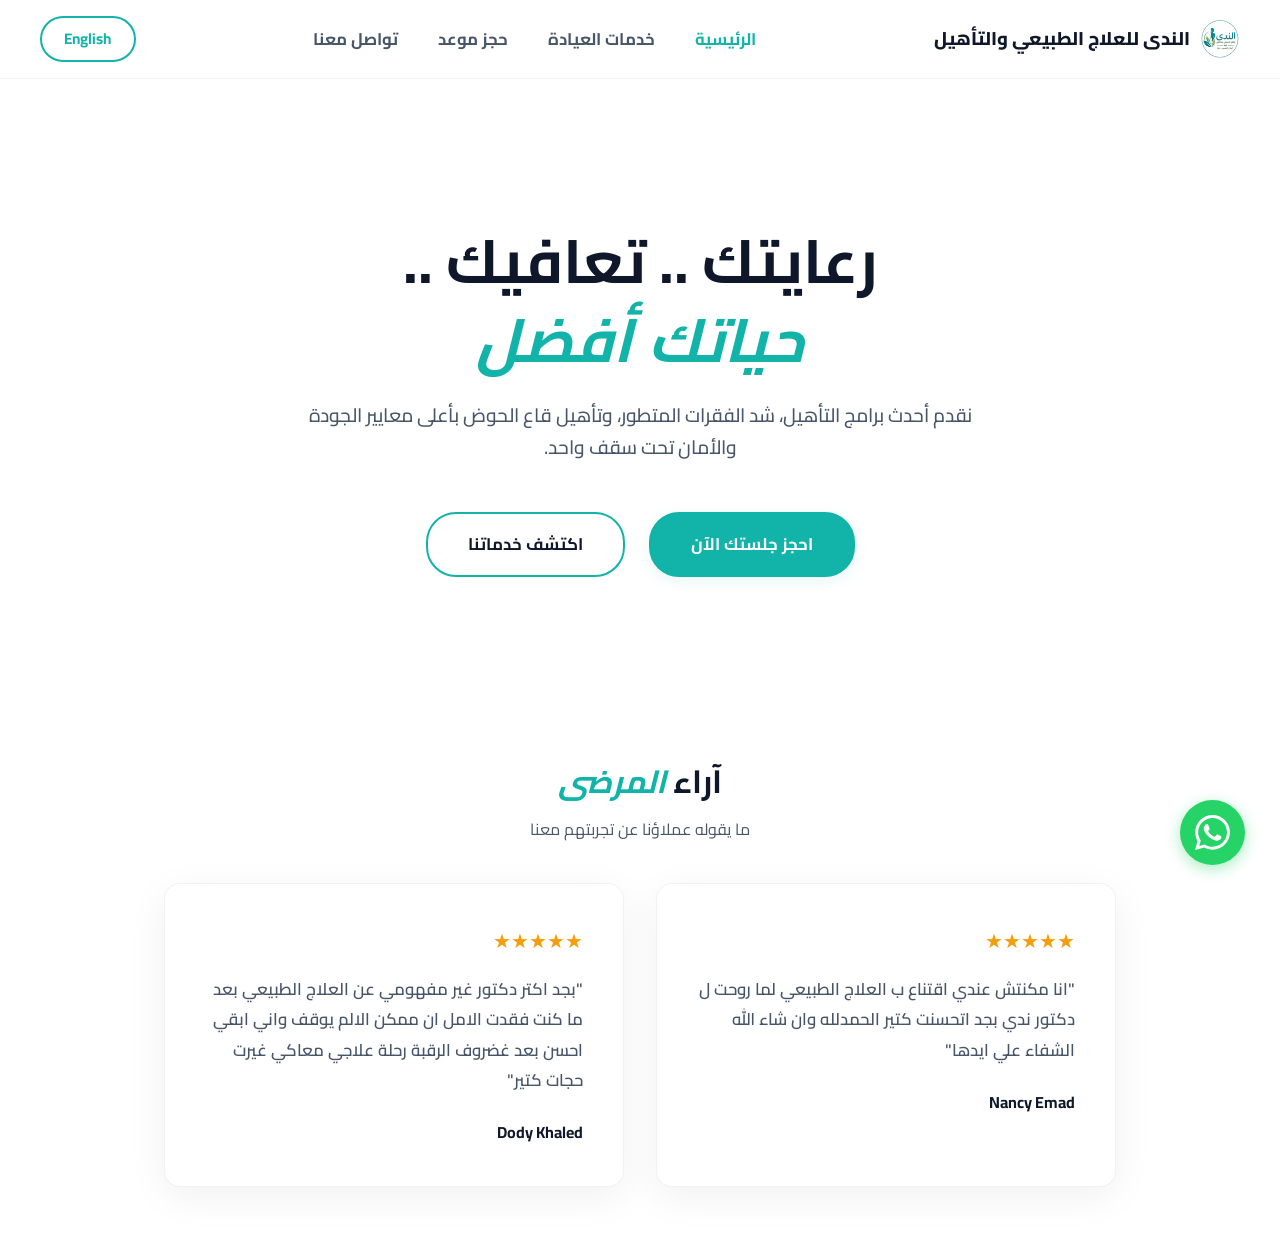
<file: index.html>
<!DOCTYPE html>
<html lang="ar" dir="rtl" translate="no">
<head>
    <meta charset="UTF-8">
    <meta name="viewport" content="width=device-width, initial-scale=1.0">
    <meta name="google" content="notranslate">
    <title data-ar="الندى للعلاج الطبيعي والتأهيل" data-en="Al-Nada Physical Therapy">الندى للعلاج الطبيعي والتأهيل</title>
    <link rel="stylesheet" href="style.css">
    <link href="https://fonts.googleapis.com/css2?family=Cairo:wght@400;600;700;800&family=Playfair+Display:ital,wght@0,600;0,700;1,600&display=swap" rel="stylesheet">
</head>
<body>
    <header class="navbar">
        <div class="nav-container">
            <a href="index.html" class="logo">
                <img src="logo.jpeg" alt="Al-Nada Logo" class="logo-img">
                <span data-ar="الندى للعلاج الطبيعي والتأهيل" data-en="Al-Nada Physical Therapy">الندى للعلاج الطبيعي والتأهيل</span>
            </a>
            <nav class="nav-links">
                <a href="index.html" class="active" data-ar="الرئيسية" data-en="Home">الرئيسية</a>
                <a href="services.html" data-ar="خدمات العيادة" data-en="Clinic Services">خدمات العيادة</a>
                <a href="booking.html" data-ar="حجز موعد" data-en="Reserve">حجز موعد</a>
                <a href="contact.html" data-ar="تواصل معنا" data-en="Visit Us">تواصل معنا</a>
            </nav>
            <button id="langToggle" class="lang-btn">English</button>
        </div>
    </header>

    <main>
        <!-- Hero Section -->
        <section class="hero animate-up">
            <h1 class="hero-title">
                <span data-ar="رعايتك .. تعافيك .." data-en="Your Care .. Your Recovery ..">رعايتك .. تعافيك ..</span>
                <span class="accent-text" data-ar="حياتك أفضل" data-en="A Better Life">حياتك أفضل</span>
            </h1>
            <p class="hero-subtitle" data-ar="نقدم أحدث برامج التأهيل، شد الفقرات المتطور، وتأهيل قاع الحوض بأعلى معايير الجودة والأمان تحت سقف واحد." data-en="Providing the latest rehabilitation programs, advanced spinal traction, and pelvic floor rehab with the highest standards of safety.">
                نقدم أحدث برامج التأهيل، شد الفقرات المتطور، وتأهيل قاع الحوض بأعلى معايير الجودة والأمان تحت سقف واحد.
            </p>
            <div class="hero-btns">
                <a href="booking.html" class="btn-primary" data-ar="احجز جلستك الآن" data-en="Book Your Session">احجز جلستك الآن</a>
                <a href="services.html" class="btn-secondary" data-ar="اكتشف خدماتنا" data-en="Explore Services">اكتشف خدماتنا</a>
            </div>
        </section>

        <!-- Reviews Section -->
        <section class="reviews-section animate-up" style="max-width: 1000px; margin: 4rem auto; padding: 0 1.5rem;">
            <div class="section-header" style="text-align: center; margin-bottom: 2.5rem;">
                <h2 style="font-size: 2rem; font-family: 'Playfair Display', serif;">
                    <span data-ar="آراء" data-en="Patient">آراء</span> 
                    <span class="accent-text" data-ar="المرضى" data-en="Reviews">المرضى</span>
                </h2>
                <p style="color: var(--text-secondary); margin-top: 0.5rem;" data-ar="ما يقوله عملاؤنا عن تجربتهم معنا" data-en="What our clients say about their experience with us">ما يقوله عملاؤنا عن تجربتهم معنا</p>
            </div>
            
            <div class="reviews-grid" style="display: grid; grid-template-columns: repeat(auto-fit, minmax(300px, 1fr)); gap: 2rem;">
                
                <div class="service-card" style="padding: 2.5rem; border-radius: 16px; background: #fff; box-shadow: var(--shadow-soft);">
                    <div style="color: #f59e0b; font-size: 1.25rem; margin-bottom: 1rem;">★★★★★</div>
                    <p style="color: var(--text-secondary); font-weight: 600; line-height: 1.8; margin-bottom: 1.5rem;" data-ar="&quot;انا مكنتش عندي اقتناع ب العلاج الطبيعي لما روحت ل دكتور ندي بجد اتحسنت كتير الحمدلله وان شاء الله الشفاء علي ايدها&quot;" data-en="&quot;I wasn't convinced by physical therapy until I visited Dr. Nada. I really improved so much, thank God, and recovery is in her hands.&quot;">
                        "انا مكنتش عندي اقتناع ب العلاج الطبيعي لما روحت ل دكتور ندي بجد اتحسنت كتير الحمدلله وان شاء الله الشفاء علي ايدها"
                    </p>
                    <h4 style="font-weight: 700; color: var(--text-main);">Nancy Emad</h4>
                </div>

                <div class="service-card" style="padding: 2.5rem; border-radius: 16px; background: #fff; box-shadow: var(--shadow-soft);">
                    <div style="color: #f59e0b; font-size: 1.25rem; margin-bottom: 1rem;">★★★★★</div>
                    <p style="color: var(--text-secondary); font-weight: 600; line-height: 1.8; margin-bottom: 1.5rem;" data-ar="&quot;بجد اكتر دكتور غير مفهومي عن العلاج الطبيعي بعد ما كنت فقدت الامل ان ممكن الالم يوقف واني ابقي احسن بعد غضروف الرقبة رحلة علاجي معاكي غيرت حجات كتير&quot;" data-en="&quot;She really changed my entire view on physical therapy. After losing hope that the pain would stop and I'd improve following a cervical disc herniation, my treatment journey with you changed so much.&quot;">
                        "بجد اكتر دكتور غير مفهومي عن العلاج الطبيعي بعد ما كنت فقدت الامل ان ممكن الالم يوقف واني ابقي احسن بعد غضروف الرقبة رحلة علاجي معاكي غيرت حجات كتير"
                    </p>
                    <h4 style="font-weight: 700; color: var(--text-main);">Dody Khaled</h4>
                </div>

            </div>
        </section>
    </main>

    <!-- Floating WhatsApp Button -->
    <a href="https://wa.me/201500818332" target="_blank" class="float-whatsapp pulse" aria-label="WhatsApp">
        <svg class="whatsapp-icon" fill="#FFF" viewBox="0 0 24 24"><path d="M.057 24l1.687-6.163c-1.041-1.804-1.588-3.849-1.587-5.946.003-6.556 5.338-11.891 11.893-11.891 3.181.001 6.167 1.24 8.413 3.488 2.245 2.248 3.481 5.236 3.48 8.414-.003 6.557-5.338 11.892-11.893 11.892-1.99-.001-3.951-.5-5.688-1.448l-6.305 1.654zm6.597-3.807c1.676.995 3.276 1.591 5.392 1.592 5.448 0 9.886-4.434 9.889-9.885.002-5.462-4.415-9.89-9.881-9.892-5.452 0-9.887 4.434-9.889 9.884-.001 2.225.651 3.891 1.746 5.634l-.999 3.648 3.742-.981zm11.387-5.464c-.074-.124-.272-.198-.57-.347-.297-.149-1.758-.868-2.031-.967-.272-.099-.47-.149-.669.149-.198.297-.768.967-.941 1.165-.173.198-.347.223-.644.074-.297-.149-1.255-.462-2.39-1.475-.883-.788-1.48-1.761-1.653-2.059-.173-.297-.018-.458.13-.606.134-.133.297-.347.446-.521.151-.172.2-.296.3-.495.099-.198.05-.372-.025-.521-.075-.148-.669-1.611-.916-2.206-.242-.579-.487-.501-.669-.51l-.57-.01c-.198 0-.52.074-.792.372s-1.04 1.016-1.04 2.479 1.065 2.876 1.213 3.074c.149.198 2.095 3.2 5.076 4.487.709.306 1.263.489 1.694.626.712.226 1.36.194 1.872.118.571-.085 1.758-.719 2.006-1.413.248-.695.248-1.29.173-1.414z"/></svg>
    </a>

    <script src="script.js"></script>
</body>
</html>
</file>
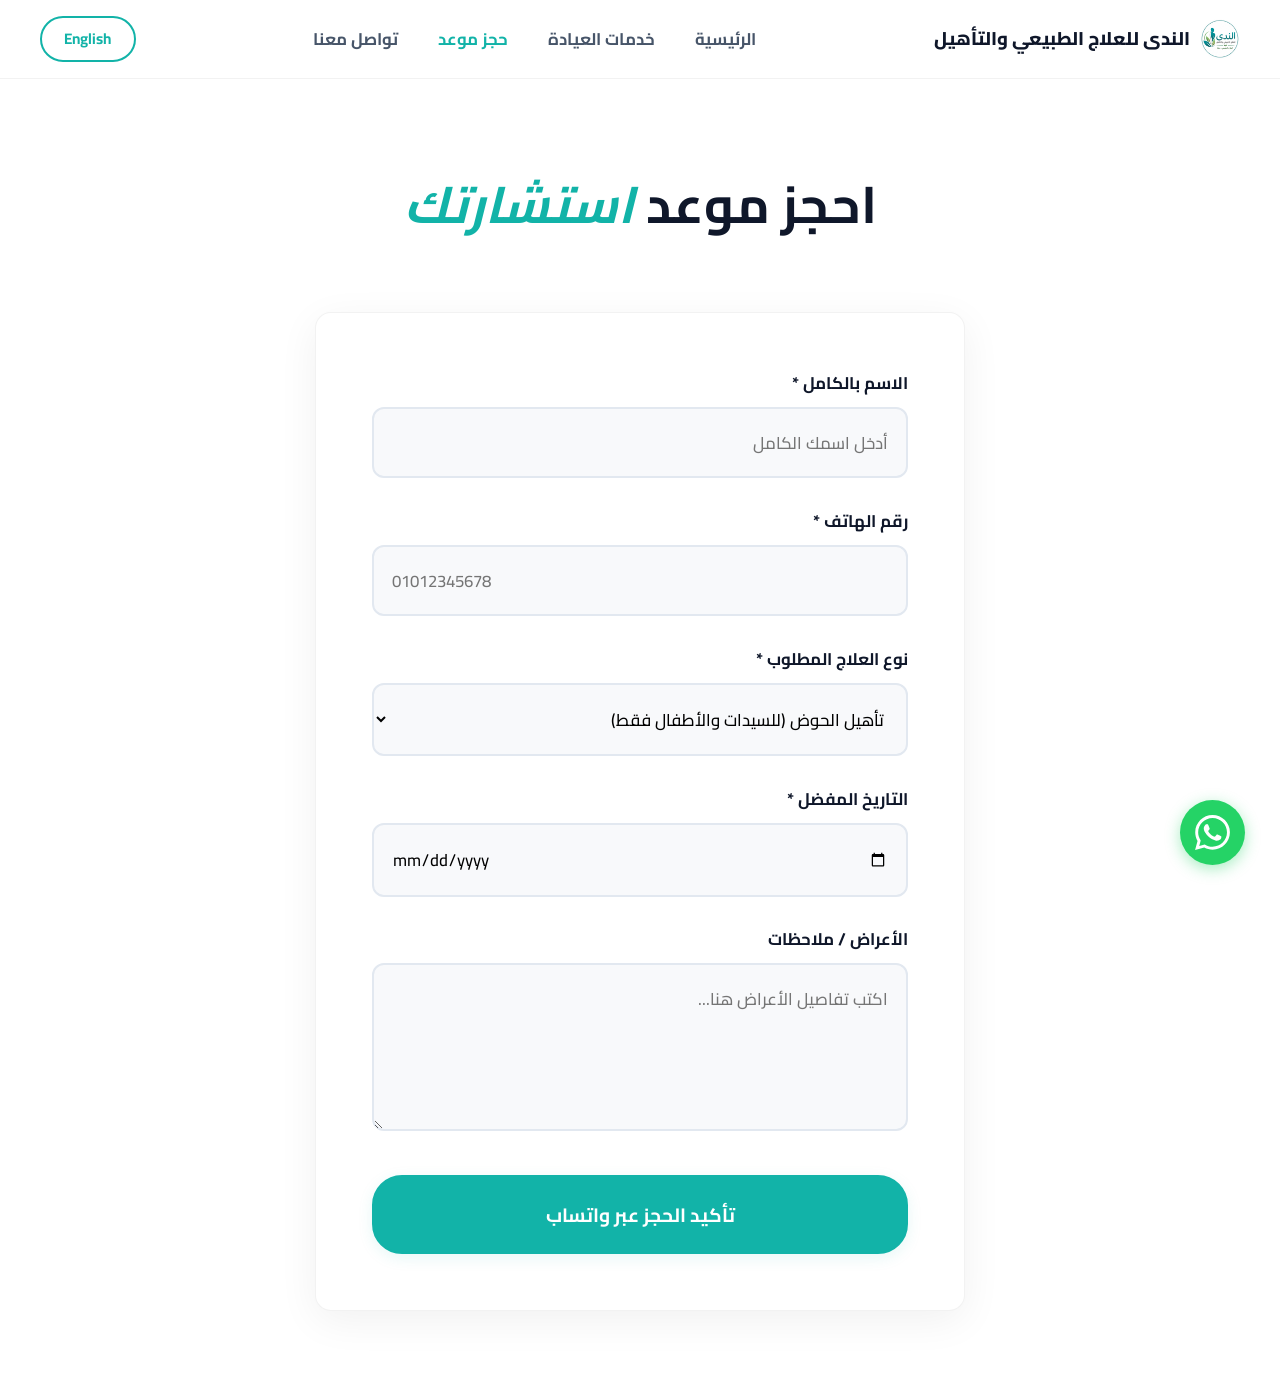
<file: booking.html>
<!DOCTYPE html>
<html lang="ar" dir="rtl" translate="no">
<head>
    <meta charset="UTF-8">
    <meta name="viewport" content="width=device-width, initial-scale=1.0">
    <title data-ar="حجز موعد | الندى" data-en="Reserve | Al-Nada">حجز موعد | الندى</title>
    <link rel="stylesheet" href="style.css">
    <link href="https://fonts.googleapis.com/css2?family=Cairo:wght@400;600;700;800&family=Playfair+Display:ital,wght@0,600;0,700;1,600&display=swap" rel="stylesheet">
</head>
<body>
    <header class="navbar">
        <div class="nav-container">
            <a href="index.html" class="logo">
                <img src="logo.jpeg" alt="Al-Nada Logo" class="logo-img">
                <span data-ar="الندى للعلاج الطبيعي والتأهيل" data-en="Al-Nada Physical Therapy">الندى للعلاج الطبيعي والتأهيل</span>
            </a>
            <nav class="nav-links">
                <a href="index.html" data-ar="الرئيسية" data-en="Home">الرئيسية</a>
                <a href="services.html" data-ar="خدمات العيادة" data-en="Clinic Services">خدمات العيادة</a>
                <a href="booking.html" class="active" data-ar="حجز موعد" data-en="Reserve">حجز موعد</a>
                <a href="contact.html" data-ar="تواصل معنا" data-en="Visit Us">تواصل معنا</a>
            </nav>
            <button id="langToggle" class="lang-btn">English</button>
        </div>
    </header>

    <main class="page-container">
        <div class="page-header animate-up">
            <h1>
                <span data-ar="احجز موعد" data-en="Reserve Your">احجز موعد</span>
                <strong class="accent-text" data-ar="استشارتك" data-en="Appointment">استشارتك</strong>
            </h1>
        </div>

        <div class="booking-wrapper animate-up">
            <form id="bookingForm" class="booking-form">
                <div class="form-group">
                    <label data-ar="الاسم بالكامل *" data-en="Full Name *">الاسم بالكامل *</label>
                    <input type="text" id="fullName" required placeholder="أدخل اسمك الكامل" data-placeholder-ar="أدخل اسمك الكامل" data-placeholder-en="Enter your full name">
                </div>
                
                <div class="form-group">
                    <label data-ar="رقم الهاتف *" data-en="Phone Number *">رقم الهاتف *</label>
                    <input type="tel" id="phone" required placeholder="01012345678" data-placeholder-ar="01012345678" data-placeholder-en="01012345678">
                </div>
                
                <div class="form-group">
                    <label data-ar="نوع العلاج المطلوب *" data-en="Required Treatment *">نوع العلاج المطلوب *</label>
                    <select id="treatment" required>
                        <option value="pelvic" data-ar="تأهيل الحوض (للسيدات والأطفال فقط)" data-en="Pelvic Floor Rehab (Women & Children)">تأهيل الحوض (للسيدات والأطفال فقط)</option>
                        <option value="traction" data-ar="شد الفقرات المتطور (Spinal Traction)" data-en="Advanced Spinal Traction">شد الفقرات المتطور (Spinal Traction)</option>
                        <option value="laser" data-ar="الليزر العلاجي" data-en="Laser Therapy">الليزر العلاجي</option>
                        <option value="ortho" data-ar="علاج العظام والمفاصل" data-en="Orthopedic & Joint Rehab">علاج العظام والمفاصل</option>
                        <option value="manual" data-ar="العلاج اليدوي" data-en="Manual Therapy">العلاج اليدوي</option>
                        <option value="cupping" data-ar="حجامة وريكافري ومساج" data-en="Cupping, Recovery & Massage">حجامة وريكافري ومساج</option>
                    </select>
                </div>
                
                <div class="form-group">
                    <label data-ar="التاريخ المفضل *" data-en="Preferred Date *">التاريخ المفضل *</label>
                    <input type="date" id="date" required>
                </div>
                
                <div class="form-group">
                    <label data-ar="الأعراض / ملاحظات" data-en="Symptoms / Notes">الأعراض / ملاحظات</label>
                    <textarea id="notes" rows="4" placeholder="اكتب تفاصيل الأعراض هنا..." data-placeholder-ar="اكتب تفاصيل الأعراض هنا..." data-placeholder-en="Write symptom details here..."></textarea>
                </div>
                
                <button type="submit" class="btn-primary form-submit-btn" data-ar="تأكيد الحجز عبر واتساب" data-en="Confirm via WhatsApp">تأكيد الحجز عبر واتساب</button>
            </form>
        </div>
    </main>

    <!-- Floating WhatsApp Button -->
    <a href="https://wa.me/201500818332" target="_blank" class="float-whatsapp pulse" aria-label="WhatsApp">
        <svg class="whatsapp-icon" fill="#FFF" viewBox="0 0 24 24"><path d="M.057 24l1.687-6.163c-1.041-1.804-1.588-3.849-1.587-5.946.003-6.556 5.338-11.891 11.893-11.891 3.181.001 6.167 1.24 8.413 3.488 2.245 2.248 3.481 5.236 3.48 8.414-.003 6.557-5.338 11.892-11.893 11.892-1.99-.001-3.951-.5-5.688-1.448l-6.305 1.654zm6.597-3.807c1.676.995 3.276 1.591 5.392 1.592 5.448 0 9.886-4.434 9.889-9.885.002-5.462-4.415-9.89-9.881-9.892-5.452 0-9.887 4.434-9.889 9.884-.001 2.225.651 3.891 1.746 5.634l-.999 3.648 3.742-.981zm11.387-5.464c-.074-.124-.272-.198-.57-.347-.297-.149-1.758-.868-2.031-.967-.272-.099-.47-.149-.669.149-.198.297-.768.967-.941 1.165-.173.198-.347.223-.644.074-.297-.149-1.255-.462-2.39-1.475-.883-.788-1.48-1.761-1.653-2.059-.173-.297-.018-.458.13-.606.134-.133.297-.347.446-.521.151-.172.2-.296.3-.495.099-.198.05-.372-.025-.521-.075-.148-.669-1.611-.916-2.206-.242-.579-.487-.501-.669-.51l-.57-.01c-.198 0-.52.074-.792.372s-1.04 1.016-1.04 2.479 1.065 2.876 1.213 3.074c.149.198 2.095 3.2 5.076 4.487.709.306 1.263.489 1.694.626.712.226 1.36.194 1.872.118.571-.085 1.758-.719 2.006-1.413.248-.695.248-1.29.173-1.414z"/></svg>
    </a>

    <script src="script.js"></script>
</body>
</html>
</file>
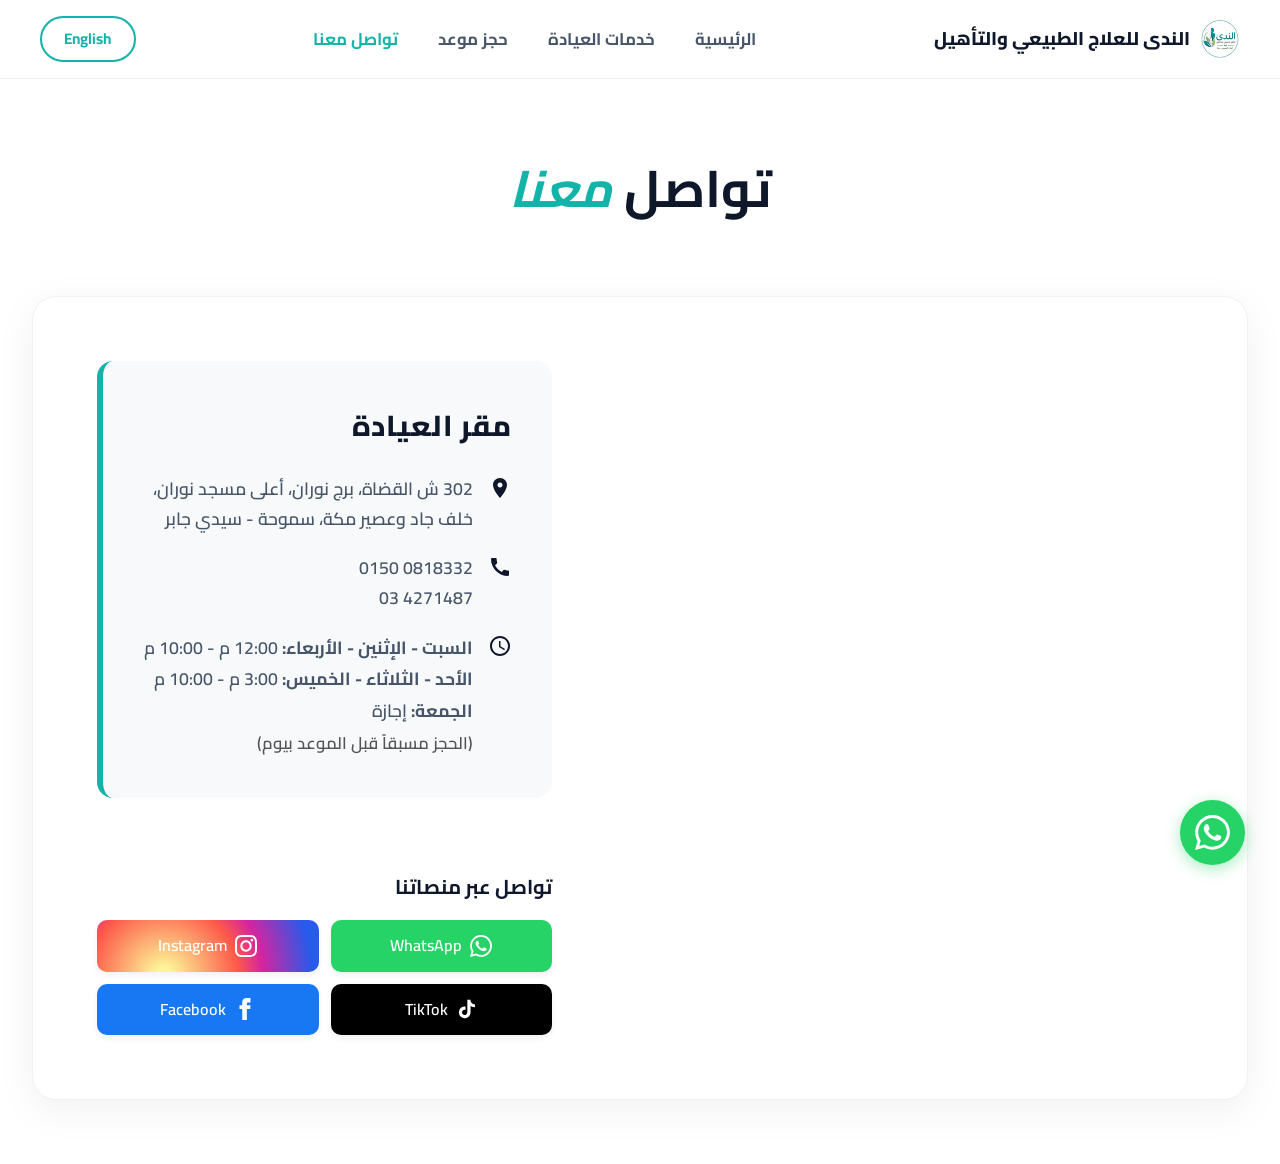
<file: contact.html>
<!DOCTYPE html>
<html lang="ar" dir="rtl" translate="no">
<head>
    <meta charset="UTF-8">
    <meta name="viewport" content="width=device-width, initial-scale=1.0">
    <title data-ar="تواصل معنا | الندى" data-en="Contact Us | Al-Nada">تواصل معنا | الندى</title>
    <link rel="stylesheet" href="style.css">
    <link href="https://fonts.googleapis.com/css2?family=Cairo:wght@400;600;700;800&family=Playfair+Display:ital,wght@0,600;0,700;1,600&display=swap" rel="stylesheet">
</head>
<body>
    <header class="navbar">
        <div class="nav-container">
            <a href="index.html" class="logo">
                <img src="logo.jpeg" alt="Al-Nada Logo" class="logo-img">
                <span data-ar="الندى للعلاج الطبيعي والتأهيل" data-en="Al-Nada Physical Therapy">الندى للعلاج الطبيعي والتأهيل</span>
            </a>
            <nav class="nav-links">
                <a href="index.html" data-ar="الرئيسية" data-en="Home">الرئيسية</a>
                <a href="services.html" data-ar="خدمات العيادة" data-en="Clinic Services">خدمات العيادة</a>
                <a href="booking.html" data-ar="حجز موعد" data-en="Reserve">حجز موعد</a>
                <a href="contact.html" class="active" data-ar="تواصل معنا" data-en="Visit Us">تواصل معنا</a>
            </nav>
            <button id="langToggle" class="lang-btn">English</button>
        </div>
    </header>

    <main class="contact-main">
        <div class="page-header animate-up">
            <h1>
                <span data-ar="تواصل" data-en="Get in">تواصل</span>
                <strong class="accent-text" data-ar="معنا" data-en="Touch">معنا</strong>
            </h1>
        </div>

        <div class="contact-layout animate-up">
            <div class="map-box">
                <iframe src="https://www.google.com/maps/embed?pb=!1m18!1m12!1m3!1d3412.5936733273397!2d29.9430137!3d31.2181741!2m3!1f0!2f0!3f0!3m2!1i1024!2i768!4f13.1!3m3!1m2!1s0x14f5c4900a0b633b%3A0x6a0a037bdf3bb3a1!2z2KfZhNmG2K_ZiSDZhNmE2LnZhNin2Kwg2KfZhNi32KjZitmY2Yog2YjYp9mE2KrYo9mH2YrZhA!5e0!3m2!1sen!2seg!4v1714496253456!5m2!1sen!2seg" width="100%" height="100%" style="border:0;" allowfullscreen="" loading="lazy"></iframe>
            </div>

            <div class="contact-info-side">
                <div class="hq-card">
                    <h2 class="hq-title" data-ar="مقر العيادة" data-en="Clinic HQ">مقر العيادة</h2>
                    <ul class="hq-list">
                        <li>
                            <svg viewBox="0 0 24 24" fill="currentColor"><path d="M12 2C8.13 2 5 5.13 5 9c0 5.25 7 13 7 13s7-7.75 7-13c0-3.87-3.13-7-7-7zm0 9.5c-1.38 0-2.5-1.12-2.5-2.5s1.12-2.5 2.5-2.5 2.5 1.12 2.5 2.5-1.12 2.5-2.5 2.5z"/></svg>
                            <span data-ar="302 ش القضاة، برج نوران، أعلى مسجد نوران، خلف جاد وعصير مكة، سموحة - سيدي جابر" data-en="302 Al Qodah St, Nouran Tower, Smouha - Sidi Gaber, Alexandria">302 ش القضاة، برج نوران، أعلى مسجد نوران، خلف جاد وعصير مكة، سموحة - سيدي جابر</span>
                        </li>
                        <li>
                            <svg viewBox="0 0 24 24" fill="currentColor"><path d="M20.01 15.38c-1.23 0-2.42-.2-3.53-.56-.35-.12-.74-.03-1.01.24l-1.57 1.97c-2.83-1.35-5.48-3.9-6.89-6.83l1.95-1.66c.27-.28.35-.67.24-1.02-.37-1.11-.56-2.3-.56-3.53 0-.54-.45-.99-.99-.99H4.19C3.65 3 3 3.24 3 3.99 3 13.28 10.73 21 20.01 21c.71 0 .99-.63.99-1.18v-3.45c0-.54-.45-.99-.99-.99z"/></svg>
                            <span dir="ltr"><a href="tel:01500818332" style="color:inherit; text-decoration:none;">0150 0818332</a> <br> <a href="tel:034271487" style="color:inherit; text-decoration:none;">03 4271487</a></span>
                        </li>
                        <li>
                            <svg viewBox="0 0 24 24" fill="currentColor"><path d="M11.99 2C6.47 2 2 6.48 2 12s4.47 10 9.99 10C17.52 22 22 17.52 22 12S17.52 2 11.99 2zM12 20c-4.42 0-8-3.58-8-8s3.58-8 8-8 8 3.58 8 8-3.58 8-8 8zm.5-13H11v6l5.25 3.15.75-1.23-4.5-2.67z"/></svg>
                            <span style="display:block; line-height: 1.8;">
                                <strong data-ar="السبت - الإثنين - الأربعاء:" data-en="Sat - Mon - Wed:">السبت - الإثنين - الأربعاء:</strong> 12:00 م - 10:00 م <br>
                                <strong data-ar="الأحد - الثلاثاء - الخميس:" data-en="Sun - Tue - Thu:">الأحد - الثلاثاء - الخميس:</strong> 3:00 م - 10:00 م <br>
                                <strong data-ar="الجمعة:" data-en="Friday:">الجمعة:</strong> <span data-ar="إجازة" data-en="Closed">إجازة</span> <br>
                                <span style="font-size: 0.95em; color: #555; font-weight: 600;" data-ar="(الحجز مسبقاً قبل الموعد بيوم)" data-en="(Booking required one day in advance)">(الحجز مسبقاً قبل الموعد بيوم)</span>
                            </span>
                        </li>
                    </ul>
                </div>

                <div style="margin-top: 1.5rem;">
                    <h3 style="font-size: 1.25rem; font-weight: 700; margin-bottom: 1rem; color: var(--text-primary);" data-ar="تواصل عبر منصاتنا" data-en="Tap to Connect">تواصل عبر منصاتنا</h3>
                    <div style="display: grid; grid-template-columns: repeat(2, 1fr); gap: 12px;">
                        
                        <a href="https://wa.me/201500818332" target="_blank" rel="noopener noreferrer" style="display: flex; align-items: center; justify-content: center; gap: 8px; padding: 12px; background: #25D366; color: white; border-radius: 10px; text-decoration: none; font-weight: 600; box-shadow: 0 4px 6px rgba(0,0,0,0.05);">
                            <svg width="22" height="22" fill="currentColor" viewBox="0 0 24 24"><path d="M.057 24l1.687-6.163c-1.041-1.804-1.588-3.849-1.587-5.946.003-6.556 5.338-11.891 11.893-11.891 3.181.001 6.167 1.24 8.413 3.488 2.245 2.248 3.481 5.236 3.48 8.414-.003 6.557-5.338 11.892-11.893 11.892-1.99-.001-3.951-.5-5.688-1.448l-6.305 1.654zm6.597-3.807c1.676.995 3.276 1.591 5.392 1.592 5.448 0 9.886-4.434 9.889-9.885.002-5.462-4.415-9.89-9.881-9.892-5.452 0-9.887 4.434-9.889 9.884-.001 2.225.651 3.891 1.746 5.634l-.999 3.648 3.742-.981zm11.387-5.464c-.074-.124-.272-.198-.57-.347-.297-.149-1.758-.868-2.031-.967-.272-.099-.47-.149-.669.149-.198.297-.768.967-.941 1.165-.173.198-.347.223-.644.074-.297-.149-1.255-.462-2.39-1.475-.883-.788-1.48-1.761-1.653-2.059-.173-.297-.018-.458.13-.606.134-.133.297-.347.446-.521.151-.172.2-.296.3-.495.099-.198.05-.372-.025-.521-.075-.148-.669-1.611-.916-2.206-.242-.579-.487-.501-.669-.51l-.57-.01c-.198 0-.52.074-.792.372s-1.04 1.016-1.04 2.479 1.065 2.876 1.213 3.074c.149.198 2.095 3.2 5.076 4.487.709.306 1.263.489 1.694.626.712.226 1.36.194 1.872.118.571-.085 1.758-.719 2.006-1.413.248-.695.248-1.29.173-1.414z"/></svg>
                            <span>WhatsApp</span>
                        </a>

                        <a href="https://www.instagram.com/alnada_physio_rehab?utm_source=qr" target="_blank" rel="noopener noreferrer" style="display: flex; align-items: center; justify-content: center; gap: 8px; padding: 12px; background: radial-gradient(circle at 30% 107%, #fdf497 0%, #fdf497 5%, #fd5949 45%, #d6249f 60%, #285AEB 90%); color: white; border-radius: 10px; text-decoration: none; font-weight: 600; box-shadow: 0 4px 6px rgba(0,0,0,0.05);">
                            <svg width="22" height="22" fill="currentColor" viewBox="0 0 24 24"><path d="M12 2.163c3.204 0 3.584.012 4.85.07 3.252.148 4.771 1.691 4.919 4.919.058 1.265.069 1.645.069 4.849 0 3.205-.012 3.584-.069 4.849-.149 3.225-1.664 4.771-4.919 4.919-1.266.058-1.644.07-4.85.07-3.204 0-3.584-.012-4.849-.07-3.26-.149-4.771-1.699-4.919-4.92-.058-1.265-.07-1.644-.07-4.849 0-3.204.013-3.583.07-4.849.149-3.227 1.664-4.771 4.919-4.919 1.266-.057 1.645-.069 4.849-.069zm0-2.163c-3.259 0-3.667.014-4.947.072-4.358.2-6.78 2.618-6.98 6.98-.059 1.281-.073 1.689-.073 4.948 0 3.259.014 3.668.072 4.948.2 4.358 2.618 6.78 6.98 6.98 1.281.058 1.689.072 4.948.072 3.259 0 3.668-.014 4.948-.072 4.354-.2 6.782-2.618 6.979-6.98.059-1.28.073-1.689.073-4.948 0-3.259-.014-3.667-.072-4.947-.196-4.354-2.617-6.78-6.979-6.98-1.281-.059-1.69-.073-4.949-.073zm0 5.838c-3.403 0-6.162 2.759-6.162 6.162s2.759 6.163 6.162 6.163 6.162-2.759 6.162-6.163c0-3.403-2.759-6.162-6.162-6.162zm0 10.162c-2.209 0-4-1.79-4-4 0-2.209 1.791-4 4-4s4 1.791 4 4c0 2.21-1.791 4-4 4zm6.406-11.845c-.796 0-1.441.645-1.441 1.44s.645 1.44 1.441 1.44c.795 0 1.439-.645 1.439-1.44s-.644-1.44-1.439-1.44z"/></svg>
                            <span>Instagram</span>
                        </a>

                        <a href="https://www.tiktok.com/@user272166834?_r=1&_t=ZS-99TrDUtPVrQ" target="_blank" rel="noopener noreferrer" style="display: flex; align-items: center; justify-content: center; gap: 8px; padding: 12px; background: #000000; color: white; border-radius: 10px; text-decoration: none; font-weight: 600; box-shadow: 0 4px 6px rgba(0,0,0,0.05);">
                            <svg width="22" height="22" fill="currentColor" viewBox="0 0 24 24"><path d="M19.59 6.69a4.83 4.83 0 0 1-3.77-4.25V2h-3.45v13.67a2.89 2.89 0 0 1-5.2 1.74 2.89 2.89 0 0 1 2.31-4.64 2.93 2.93 0 0 1 .88.13V9.4a6.84 6.84 0 0 0-1-.05A6.33 6.33 0 0 0 5 20.1a6.34 6.34 0 0 0 10.86-4.43v-7a8.16 8.16 0 0 0 4.77 1.52v-3.4a4.85 4.85 0 0 1-1-.1z"/></svg>
                            <span>TikTok</span>
                        </a>

                        <a href="https://www.facebook.com/share/19MAKJ32fG/" target="_blank" rel="noopener noreferrer" style="display: flex; align-items: center; justify-content: center; gap: 8px; padding: 12px; background: #1877F2; color: white; border-radius: 10px; text-decoration: none; font-weight: 600; box-shadow: 0 4px 6px rgba(0,0,0,0.05);">
                            <svg width="22" height="22" fill="currentColor" viewBox="0 0 24 24"><path d="M9 8H6v4h3v12h5V12h3.642L18 8h-4V6.333C14 5.37 14.5 5 15.5 5H18V0h-3.808C10.592 0 9 1.592 9 4.75V8z"/></svg>
                            <span>Facebook</span>
                        </a>

                    </div>
                </div>

            </div>
        </div>
    </main>

    <a href="https://wa.me/201500818332" target="_blank" rel="noopener noreferrer" class="float-whatsapp pulse" aria-label="WhatsApp">
        <svg class="whatsapp-icon" fill="#FFF" viewBox="0 0 24 24"><path d="M.057 24l1.687-6.163c-1.041-1.804-1.588-3.849-1.587-5.946.003-6.556 5.338-11.891 11.893-11.891 3.181.001 6.167 1.24 8.413 3.488 2.245 2.248 3.481 5.236 3.48 8.414-.003 6.557-5.338 11.892-11.893 11.892-1.99-.001-3.951-.5-5.688-1.448l-6.305 1.654zm6.597-3.807c1.676.995 3.276 1.591 5.392 1.592 5.448 0 9.886-4.434 9.889-9.885.002-5.462-4.415-9.89-9.881-9.892-5.452 0-9.887 4.434-9.889 9.884-.001 2.225.651 3.891 1.746 5.634l-.999 3.648 3.742-.981zm11.387-5.464c-.074-.124-.272-.198-.57-.347-.297-.149-1.758-.868-2.031-.967-.272-.099-.47-.149-.669.149-.198.297-.768.967-.941 1.165-.173.198-.347.223-.644.074-.297-.149-1.255-.462-2.39-1.475-.883-.788-1.48-1.761-1.653-2.059-.173-.297-.018-.458.13-.606.134-.133.297-.347.446-.521.151-.172.2-.296.3-.495.099-.198.05-.372-.025-.521-.075-.148-.669-1.611-.916-2.206-.242-.579-.487-.501-.669-.51l-.57-.01c-.198 0-.52.074-.792.372s-1.04 1.016-1.04 2.479 1.065 2.876 1.213 3.074c.149.198 2.095 3.2 5.076 4.487.709.306 1.263.489 1.694.626.712.226 1.36.194 1.872.118.571-.085 1.758-.719 2.006-1.413.248-.695.248-1.29.173-1.414z"/></svg>
    </a>

<script src="script.js"></script>
</body>
</html>
</file>
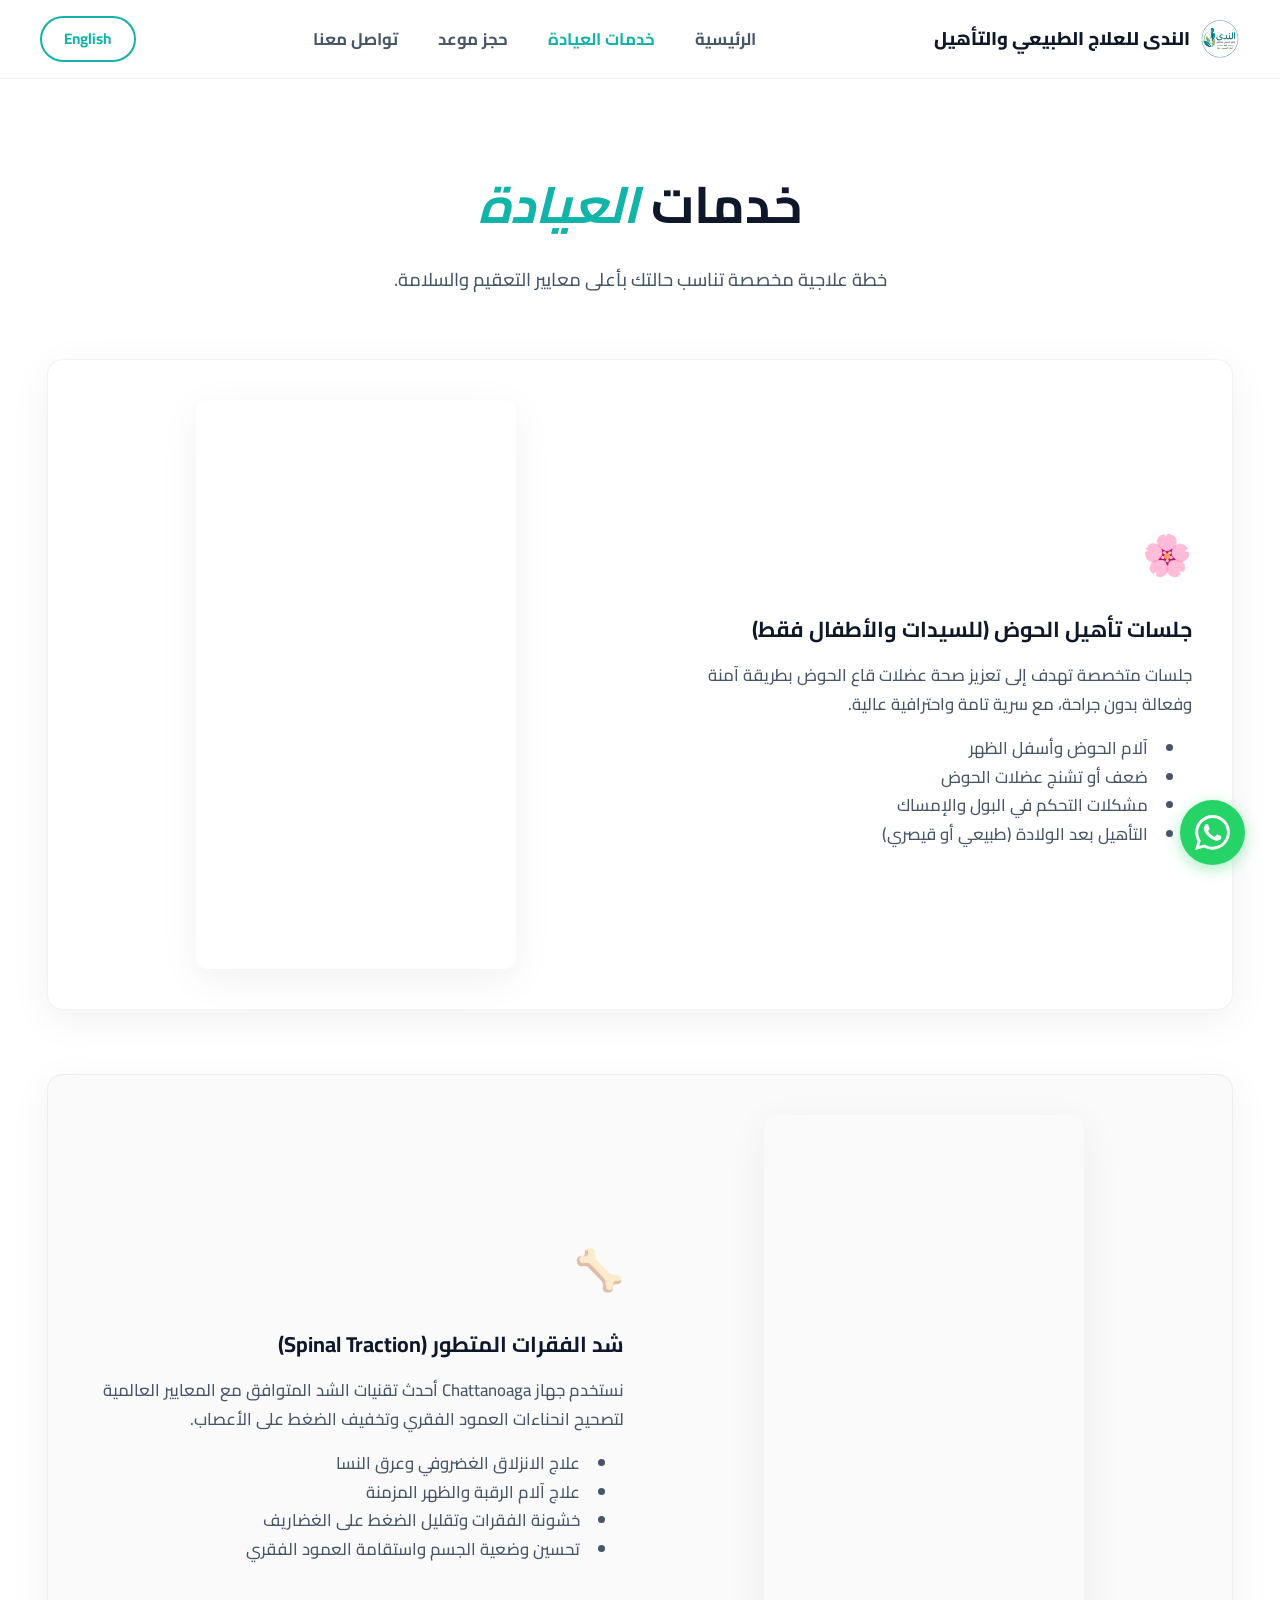
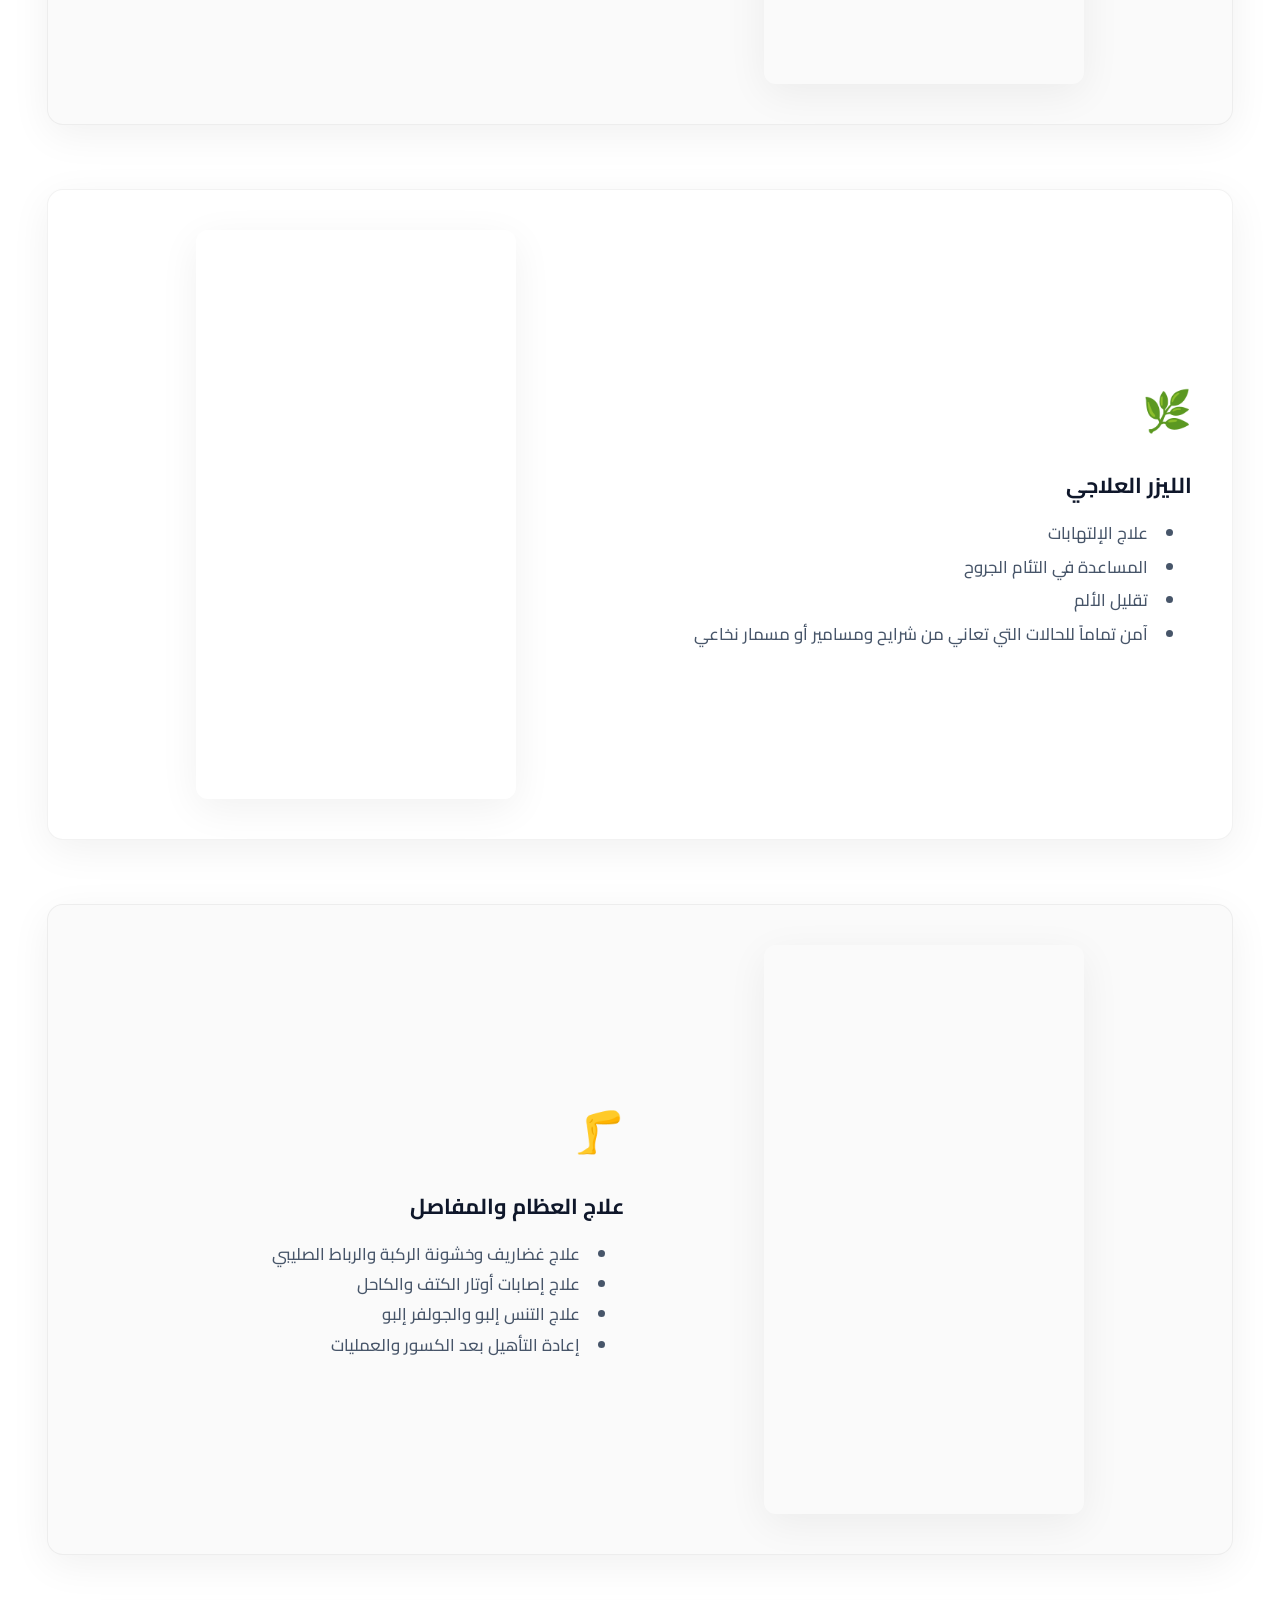
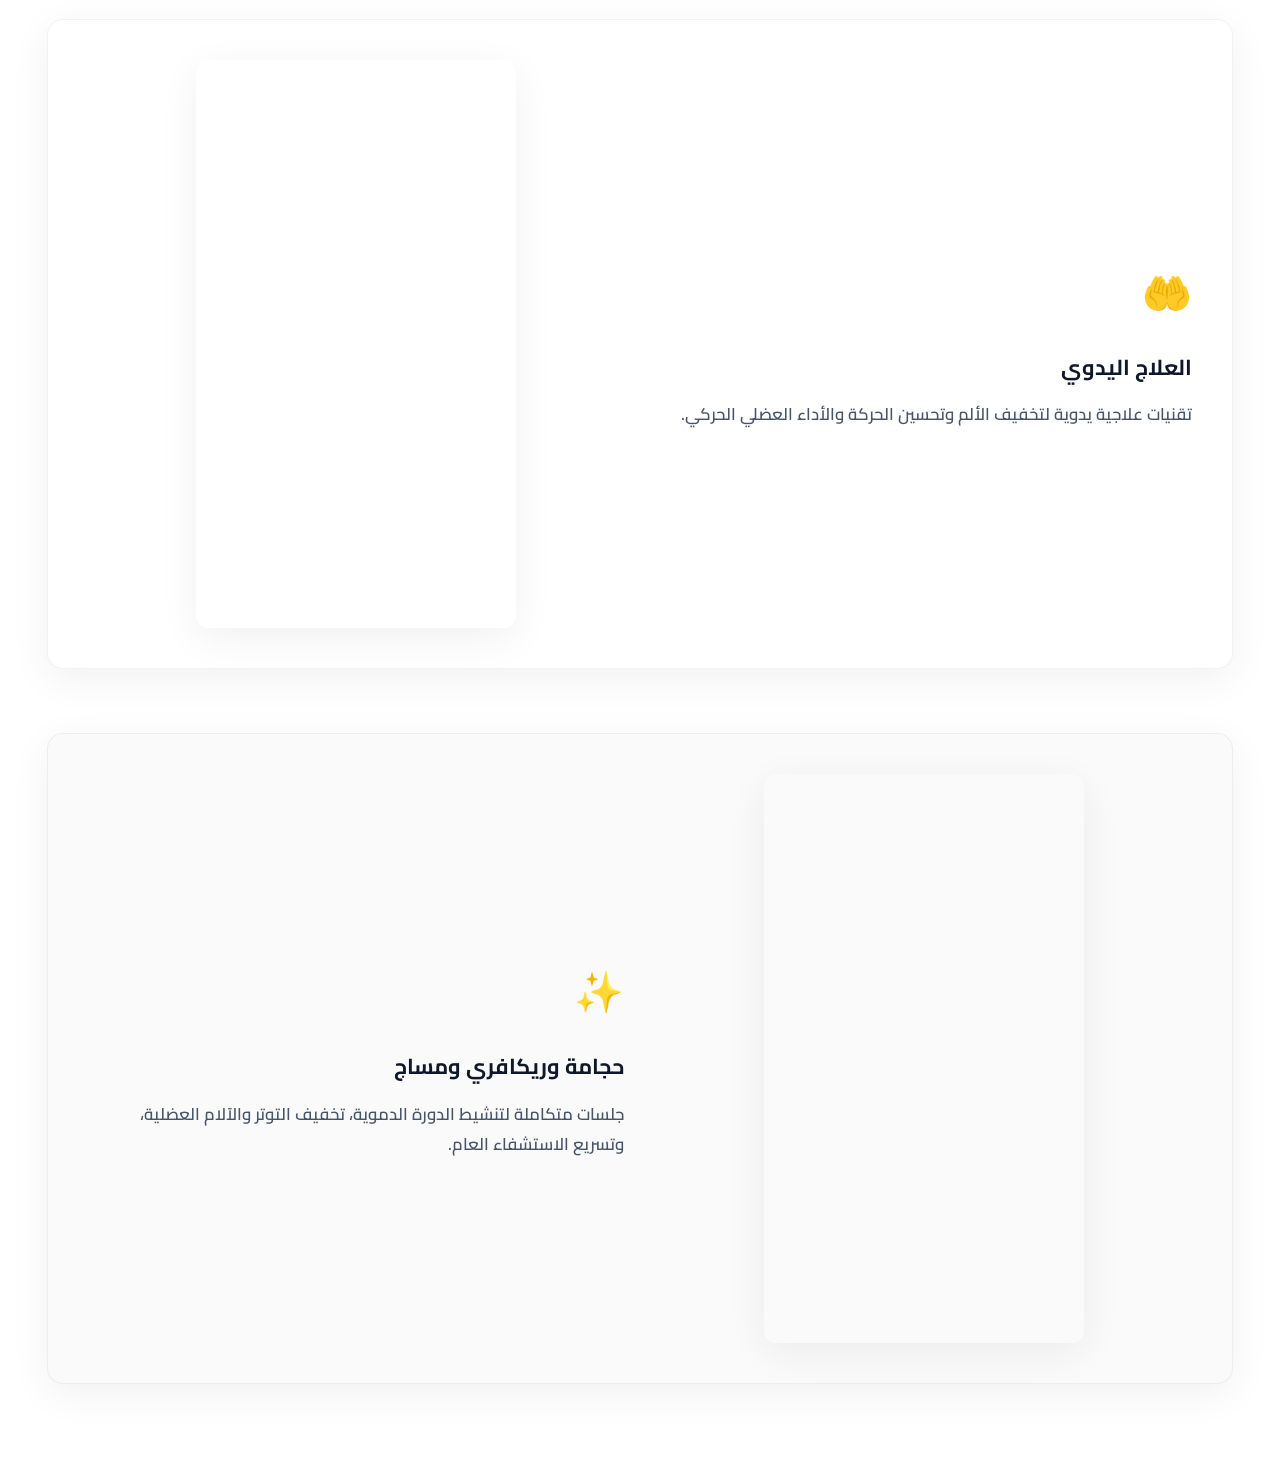
<file: services.html>
<!DOCTYPE html>
<html lang="ar" dir="rtl" translate="no">
<head>
    <meta charset="UTF-8">
    <meta name="viewport" content="width=device-width, initial-scale=1.0">
    <title data-ar="خدمات العيادة | الندى" data-en="Services | Al-Nada">خدمات العيادة | الندى</title>
    <link rel="stylesheet" href="style.css">
    <link href="https://fonts.googleapis.com/css2?family=Cairo:wght@400;600;700;800&family=Playfair+Display:ital,wght@0,600;0,700;1,600&display=swap" rel="stylesheet">
</head>
<body>
    <header class="navbar">
        <div class="nav-container">
            <a href="index.html" class="logo">
                <img src="logo.jpeg" alt="Al-Nada Logo" class="logo-img">
                <span data-ar="الندى للعلاج الطبيعي والتأهيل" data-en="Al-Nada Physical Therapy">الندى للعلاج الطبيعي والتأهيل</span>
            </a>
            <nav class="nav-links">
                <a href="index.html" data-ar="الرئيسية" data-en="Home">الرئيسية</a>
                <a href="services.html" class="active" data-ar="خدمات العيادة" data-en="Clinic Services">خدمات العيادة</a>
                <a href="booking.html" data-ar="حجز موعد" data-en="Reserve">حجز موعد</a>
                <a href="contact.html" data-ar="تواصل معنا" data-en="Visit Us">تواصل معنا</a>
            </nav>
            <button id="langToggle" class="lang-btn">English</button>
        </div>
    </header>

    <main class="page-container">
        <div class="page-header animate-up">
            <h1>
                <span data-ar="خدمات" data-en="Clinic">خدمات</span>
                <strong class="accent-text" data-ar="العيادة" data-en="Services">العيادة</strong>
            </h1>
            <p data-ar="خطة علاجية مخصصة تناسب حالتك بأعلى معايير التعقيم والسلامة." data-en="A customized treatment plan tailored to your condition with the highest safety standards.">خطة علاجية مخصصة تناسب حالتك بأعلى معايير التعقيم والسلامة.</p>
        </div>

        <div class="video-services-container" style="display: flex; flex-direction: column; gap: 4rem; margin-bottom: 5rem;">
            
            <!-- 1. Pelvic Floor Rehab -->
            <div class="service-card animate-up" style="display: flex; flex-wrap: wrap; gap: 2rem; align-items: center; padding: 2.5rem; border-radius: 16px;">
                <div style="flex: 1; min-width: 300px;">
                    <div class="service-icon" style="font-size: 2.5rem;">🌸</div>
                    <h3 data-ar="جلسات تأهيل الحوض (للسيدات والأطفال فقط)" data-en="Pelvic Floor Rehab (Women & Children)">جلسات تأهيل الحوض (للسيدات والأطفال فقط)</h3>
                    <p data-ar="جلسات متخصصة تهدف إلى تعزيز صحة عضلات قاع الحوض بطريقة آمنة وفعالة بدون جراحة، مع سرية تامة واحترافية عالية." data-en="Specialized sessions aimed at enhancing pelvic floor muscle health safely and effectively without surgery, with complete confidentiality.">جلسات متخصصة تهدف إلى تعزيز صحة عضلات قاع الحوض بطريقة آمنة وفعالة بدون جراحة، مع سرية تامة واحترافية عالية.</p>
                    <ul style="margin-top: 1rem; list-style-position: inside; color: var(--text-secondary); font-weight: 600;">
                        <li data-ar="آلام الحوض وأسفل الظهر" data-en="Pelvic & lower back pain">آلام الحوض وأسفل الظهر</li>
                        <li data-ar="ضعف أو تشنج عضلات الحوض" data-en="Pelvic muscle weakness/spasms">ضعف أو تشنج عضلات الحوض</li>
                        <li data-ar="مشكلات التحكم في البول والإمساك" data-en="Urinary incontinence & Constipation">مشكلات التحكم في البول والإمساك</li>
                        <li data-ar="التأهيل بعد الولادة (طبيعي أو قيصري)" data-en="Post-natal rehab (Natural/C-Section)">التأهيل بعد الولادة (طبيعي أو قيصري)</li>
                    </ul>
                </div>
                <div style="flex: 1; min-width: 300px; display: flex; justify-content: center;">
                    <iframe src="https://www.instagram.com/reel/Dc5zxjeOGf7/embed" width="320" height="540" frameborder="0" scrolling="no" allowtransparency="true" style="border-radius: 12px; box-shadow: var(--shadow-soft);"></iframe>
                </div>
            </div>

            <!-- 2. Spinal Traction -->
            <div class="service-card animate-up" style="display: flex; flex-wrap: wrap-reverse; gap: 2rem; align-items: center; padding: 2.5rem; border-radius: 16px; background: #fafafa;">
                <div style="flex: 1; min-width: 300px; display: flex; justify-content: center;">
                    <iframe src="https://www.instagram.com/reel/DZjtDZwuOVP/embed" width="320" height="540" frameborder="0" scrolling="no" allowtransparency="true" style="border-radius: 12px; box-shadow: var(--shadow-soft);"></iframe>
                </div>
                <div style="flex: 1; min-width: 300px;">
                    <div class="service-icon" style="font-size: 2.5rem;">🦴</div>
                    <h3 data-ar="شد الفقرات المتطور (Spinal Traction)" data-en="Advanced Spinal Traction">شد الفقرات المتطور (Spinal Traction)</h3>
                    <p data-ar="نستخدم جهاز Chattanoaga أحدث تقنيات الشد المتوافق مع المعايير العالمية لتصحيح انحناءات العمود الفقري وتخفيف الضغط على الأعصاب." data-en="Using the Chattanooga device, the latest global standard in traction to correct spine curves and relieve nerve pressure.">نستخدم جهاز Chattanoaga أحدث تقنيات الشد المتوافق مع المعايير العالمية لتصحيح انحناءات العمود الفقري وتخفيف الضغط على الأعصاب.</p>
                    <ul style="margin-top: 1rem; list-style-position: inside; color: var(--text-secondary); font-weight: 600;">
                        <li data-ar="علاج الانزلاق الغضروفي وعرق النسا" data-en="Herniated disc & Sciatica treatment">علاج الانزلاق الغضروفي وعرق النسا</li>
                        <li data-ar="علاج آلام الرقبة والظهر المزمنة" data-en="Chronic neck & back pain">علاج آلام الرقبة والظهر المزمنة</li>
                        <li data-ar="خشونة الفقرات وتقليل الضغط على الغضاريف" data-en="Spinal osteoarthritis & reducing cartilage pressure">خشونة الفقرات وتقليل الضغط على الغضاريف</li>
                        <li data-ar="تحسين وضعية الجسم واستقامة العمود الفقري" data-en="Improving posture and spine alignment">تحسين وضعية الجسم واستقامة العمود الفقري</li>
                    </ul>
                </div>
            </div>

            <!-- 3. Laser Therapy -->
            <div class="service-card animate-up" style="display: flex; flex-wrap: wrap; gap: 2rem; align-items: center; padding: 2.5rem; border-radius: 16px;">
                <div style="flex: 1; min-width: 300px;">
                    <div class="service-icon" style="font-size: 2.5rem;">🌿</div>
                    <h3 data-ar="الليزر العلاجي" data-en="Laser Therapy">الليزر العلاجي</h3>
                    <ul style="margin-top: 1rem; list-style-position: inside; color: var(--text-secondary); font-weight: 600; line-height: 2;">
                        <li data-ar="علاج الإلتهابات" data-en="Treatment of inflammation">علاج الإلتهابات</li>
                        <li data-ar="المساعدة في التئام الجروح" data-en="Assisting in wound healing">المساعدة في التئام الجروح</li>
                        <li data-ar="تقليل الألم" data-en="Reducing pain">تقليل الألم</li>
                        <li data-ar="آمن تماماً للحالات التي تعاني من شرايح ومسامير أو مسمار نخاعي" data-en="Safe for cases with metal plates, screws, or intramedullary nails">آمن تماماً للحالات التي تعاني من شرايح ومسامير أو مسمار نخاعي</li>
                    </ul>
                </div>
                <div style="flex: 1; min-width: 300px; display: flex; justify-content: center;">
                    <iframe src="https://www.instagram.com/reel/DcbONdnO9Nl/embed" width="320" height="540" frameborder="0" scrolling="no" allowtransparency="true" style="border-radius: 12px; box-shadow: var(--shadow-soft);"></iframe>
                </div>
            </div>

            <!-- 4. Orthopedics -->
            <div class="service-card animate-up" style="display: flex; flex-wrap: wrap-reverse; gap: 2rem; align-items: center; padding: 2.5rem; border-radius: 16px; background: #fafafa;">
                <div style="flex: 1; min-width: 300px; display: flex; justify-content: center;">
                    <iframe src="https://www.instagram.com/reel/DadDz2GMOY1/embed" width="320" height="540" frameborder="0" scrolling="no" allowtransparency="true" style="border-radius: 12px; box-shadow: var(--shadow-soft);"></iframe>
                </div>
                <div style="flex: 1; min-width: 300px;">
                    <div class="service-icon" style="font-size: 2.5rem;">🦵</div>
                    <h3 data-ar="علاج العظام والمفاصل" data-en="Orthopedic & Joint Rehab">علاج العظام والمفاصل</h3>
                    <ul style="margin-top: 1rem; list-style-position: inside; color: var(--text-secondary); font-weight: 600; line-height: 1.8;">
                        <li data-ar="علاج غضاريف وخشونة الركبة والرباط الصليبي" data-en="Knee cartilage, osteoarthritis & ACL">علاج غضاريف وخشونة الركبة</li>
                        <li data-ar="علاج إصابات أوتار الكتف والكاحل" data-en="Shoulder & ankle tendon injuries">علاج إصابات الكتف والكاحل</li>
                        <li data-ar="علاج التنس إلبو والجولفر إلبو" data-en="Tennis & Golfer's elbow">علاج التنس إلبو والجولفر إلبو</li>
                        <li data-ar="إعادة التأهيل بعد الكسور والعمليات" data-en="Post-fracture & post-surgery rehab">إعادة التأهيل بعد الكسور</li>
                    </ul>
                </div>
            </div>

            <!-- 5. Manual Therapy -->
            <div class="service-card animate-up" style="display: flex; flex-wrap: wrap; gap: 2rem; align-items: center; padding: 2.5rem; border-radius: 16px;">
                <div style="flex: 1; min-width: 300px;">
                    <div class="service-icon" style="font-size: 2.5rem;">🤲</div>
                    <h3 data-ar="العلاج اليدوي" data-en="Manual Therapy">العلاج اليدوي</h3>
                    <p data-ar="تقنيات علاجية يدوية لتخفيف الألم وتحسين الحركة والأداء العضلي الحركي." data-en="Manual techniques to relieve pain and improve movement and musculoskeletal performance." style="color: var(--text-secondary); font-weight: 600; line-height: 1.8;">
                        تقنيات علاجية يدوية لتخفيف الألم وتحسين الحركة والأداء العضلي الحركي.
                    </p>
                </div>
                <div style="flex: 1; min-width: 300px; display: flex; justify-content: center;">
                    <iframe src="https://www.instagram.com/reel/Da20AZystcb/embed" width="320" height="540" frameborder="0" scrolling="no" allowtransparency="true" style="border-radius: 12px; box-shadow: var(--shadow-soft);"></iframe>
                </div>
            </div>

            <!-- 6. Cupping & Recovery -->
            <div class="service-card animate-up" style="display: flex; flex-wrap: wrap-reverse; gap: 2rem; align-items: center; padding: 2.5rem; border-radius: 16px; background: #fafafa;">
                <div style="flex: 1; min-width: 300px; display: flex; justify-content: center;">
                    <iframe src="https://www.instagram.com/reel/DZp4Z3pMItM/embed" width="320" height="540" frameborder="0" scrolling="no" allowtransparency="true" style="border-radius: 12px; box-shadow: var(--shadow-soft);"></iframe>
                </div>
                <div style="flex: 1; min-width: 300px;">
                    <div class="service-icon" style="font-size: 2.5rem;">✨</div>
                    <h3 data-ar="حجامة وريكافري ومساج" data-en="Cupping, Recovery & Massage">حجامة وريكافري ومساج</h3>
                    <p data-ar="جلسات متكاملة لتنشيط الدورة الدموية، تخفيف التوتر والآلام العضلية، وتسريع الاستشفاء العام." data-en="Comprehensive sessions to boost blood circulation, relieve tension and muscle pain, and accelerate general recovery." style="color: var(--text-secondary); font-weight: 600; line-height: 1.8;">
                        جلسات متكاملة لتنشيط الدورة الدموية، تخفيف التوتر والآلام العضلية، وتسريع الاستشفاء العام.
                    </p>
                </div>
            </div>

        </div>
    </main>

    <!-- Floating WhatsApp Button -->
    <a href="https://wa.me/201500818332" target="_blank" class="float-whatsapp pulse" aria-label="WhatsApp">
        <svg class="whatsapp-icon" fill="#FFF" viewBox="0 0 24 24"><path d="M.057 24l1.687-6.163c-1.041-1.804-1.588-3.849-1.587-5.946.003-6.556 5.338-11.891 11.893-11.891 3.181.001 6.167 1.24 8.413 3.488 2.245 2.248 3.481 5.236 3.48 8.414-.003 6.557-5.338 11.892-11.893 11.892-1.99-.001-3.951-.5-5.688-1.448l-6.305 1.654zm6.597-3.807c1.676.995 3.276 1.591 5.392 1.592 5.448 0 9.886-4.434 9.889-9.885.002-5.462-4.415-9.89-9.881-9.892-5.452 0-9.887 4.434-9.889 9.884-.001 2.225.651 3.891 1.746 5.634l-.999 3.648 3.742-.981zm11.387-5.464c-.074-.124-.272-.198-.57-.347-.297-.149-1.758-.868-2.031-.967-.272-.099-.47-.149-.669.149-.198.297-.768.967-.941 1.165-.173.198-.347.223-.644.074-.297-.149-1.255-.462-2.39-1.475-.883-.788-1.48-1.761-1.653-2.059-.173-.297-.018-.458.13-.606.134-.133.297-.347.446-.521.151-.172.2-.296.3-.495.099-.198.05-.372-.025-.521-.075-.148-.669-1.611-.916-2.206-.242-.579-.487-.501-.669-.51l-.57-.01c-.198 0-.52.074-.792.372s-1.04 1.016-1.04 2.479 1.065 2.876 1.213 3.074c.149.198 2.095 3.2 5.076 4.487.709.306 1.263.489 1.694.626.712.226 1.36.194 1.872.118.571-.085 1.758-.719 2.006-1.413.248-.695.248-1.29.173-1.414z"/></svg>
    </a>

    <script src="script.js"></script>
</body>
</html>
</file>
<file: style.css>
:root {
    --bg-color: #FFFFFF;
    --surface-light: #F8F9FB;
    --text-primary: #0F172A;
    --text-secondary: #475569;
    
    /* Turquoise Accent */
    --gold-accent: #12B3A8; 
    --gold-hover: #0E8E85;  
    --gold-light: rgba(18, 179, 168, 0.1); 
    
    --whatsapp-color: #25D366;
    --facebook-color: #1877F2;
    --instagram-grad: linear-gradient(45deg, #f09433 0%, #e6683c 25%, #dc2743 50%, #cc2366 75%, #bc1888 100%);
    --tiktok-color: #000000;

    --shadow-soft: 0 10px 40px rgba(0, 0, 0, 0.06);
    --shadow-hover: 0 15px 50px rgba(0, 0, 0, 0.1);
    --border-radius: 16px;
}

* {
    box-sizing: border-box;
    margin: 0;
    padding: 0;
    font-family: 'Cairo', 'Plus Jakarta Sans', sans-serif;
}

body {
    background-color: var(--bg-color);
    color: var(--text-primary);
    line-height: 1.7;
    overflow-x: hidden;
}

.animate-up {
    opacity: 0;
    transform: translateY(40px);
    transition: opacity 0.8s ease-out, transform 0.8s cubic-bezier(0.16, 1, 0.3, 1);
}
.animate-up.visible {
    opacity: 1;
    transform: translateY(0);
}

.accent-text {
    color: var(--gold-accent);
    font-weight: 700;
    font-style: italic;
    font-family: 'Playfair Display', 'Cairo', serif;
}

/* Navbar & Logo Styling */
.navbar {
    background: rgba(255, 255, 255, 0.95);
    backdrop-filter: blur(20px);
    border-bottom: 1px solid rgba(0,0,0,0.05);
    position: sticky;
    top: 0;
    z-index: 1000;
    padding: 1rem 2.5rem;
}
.nav-container {
    max-width: 1250px;
    margin: 0 auto;
    display: flex;
    justify-content: space-between;
    align-items: center;
}
.logo {
    font-size: 1.15rem;
    font-weight: 800;
    color: var(--text-primary);
    text-decoration: none;
    display: flex;
    align-items: center;
    gap: 10px;
    white-space: nowrap;
}
.logo-img {
    height: 40px;
    width: auto;
    object-fit: contain;
    border-radius: 50%;
}
.logo-symbol { color: var(--gold-accent); }
.nav-links { display: flex; gap: 2.5rem; list-style: none; }
.nav-links a {
    text-decoration: none;
    color: var(--text-secondary);
    font-weight: 700;
    font-size: 1.05rem;
    transition: 0.3s;
}
.nav-links a.active, .nav-links a:hover { color: var(--gold-accent); }
.lang-btn {
    background: transparent;
    border: 2px solid var(--gold-accent);
    color: var(--gold-accent);
    padding: 0.4rem 1.4rem;
    border-radius: 30px;
    cursor: pointer;
    font-weight: 700;
    font-size: 0.95rem;
    transition: 0.3s;
}
.lang-btn:hover {
    background: var(--gold-accent);
    color: #FFF;
}

.btn-primary, .btn-secondary {
    padding: 1rem 2.5rem;
    border-radius: 30px;
    text-decoration: none;
    font-weight: 700;
    font-size: 1.05rem;
    transition: 0.3s;
    display: inline-block;
    cursor: pointer;
    text-align: center;
}
.btn-primary {
    background: var(--gold-accent);
    color: #FFF;
    box-shadow: 0 4px 15px var(--gold-light);
    border: 2px solid var(--gold-accent);
}
.btn-primary:hover {
    background: var(--gold-hover);
    border-color: var(--gold-hover);
    transform: translateY(-3px);
}
.btn-secondary {
    background: transparent;
    color: var(--text-primary);
    border: 2px solid var(--gold-accent);
}
.btn-secondary:hover {
    background: var(--gold-light);
    color: var(--text-primary);
}

.hero {
    padding: 9rem 2rem 7rem;
    text-align: center;
    max-width: 950px;
    margin: 0 auto;
    position: relative;
}
.hero-title {
    font-size: 3.8rem;
    line-height: 1.25;
    font-weight: 700;
    margin-bottom: 1.5rem;
    font-family: 'Playfair Display', 'Cairo', serif;
}
.hero-title span { display: block; }
.hero-subtitle {
    font-size: 1.2rem;
    color: var(--text-secondary);
    margin: 0 auto 3rem;
    max-width: 700px;
    font-weight: 500;
}
.hero-btns {
    display: flex;
    justify-content: center;
    gap: 1.5rem;
    flex-wrap: wrap;
}

/* Featured Video Section */
.featured-video-section {
    background: var(--surface-light);
    padding: 5rem 2rem;
    text-align: center;
    border-top: 1px solid rgba(0,0,0,0.03);
    border-bottom: 1px solid rgba(0,0,0,0.03);
}

.video-container-center {
    display: flex;
    justify-content: center;
    margin-top: 2rem;
}

.video-container-center iframe,
.service-video-side iframe,
.service-card iframe,
.service-card-full iframe {
    border-radius: var(--border-radius);
    box-shadow: var(--shadow-hover);
    max-width: 100% !important;
    height: auto !important;
    aspect-ratio: 9 / 16;
}

.page-container {
    max-width: 1250px;
    margin: 5rem auto;
    padding: 0 2rem;
}
.page-header { text-align: center; margin-bottom: 4rem; }
.page-header h1 { font-size: 3.2rem; font-weight: 700; font-family: 'Playfair Display', 'Cairo', serif; }
.page-header p { font-size: 1.15rem; color: var(--text-secondary); margin-top: 1rem; max-width: 700px; margin-inline: auto; font-weight: 500; }

.services-grid {
    display: grid;
    grid-template-columns: repeat(auto-fit, minmax(350px, 1fr));
    gap: 2.5rem;
}

/* Expanded Service Card Layout for Reels */
.service-card-full {
    grid-column: 1 / -1;
    background: #FFF;
    border: 1px solid rgba(0,0,0,0.05);
    border-radius: var(--border-radius);
    padding: 3rem;
    box-shadow: var(--shadow-soft);
    display: flex;
    flex-wrap: wrap;
    gap: 3rem;
    align-items: center;
    transition: 0.4s;
}

.service-card-full:hover {
    box-shadow: var(--shadow-hover);
    border-color: var(--gold-light);
}

.service-content-side {
    flex: 1;
    min-width: 300px;
}

.service-video-side {
    flex: 1;
    min-width: 300px;
    display: flex;
    justify-content: center;
}

.service-card {
    background: #FFF;
    border: 1px solid rgba(0,0,0,0.05);
    border-radius: var(--border-radius);
    padding: 2.5rem;
    box-shadow: var(--shadow-soft);
    transition: 0.4s;
}
.service-card:hover {
    transform: translateY(-8px);
    box-shadow: var(--shadow-hover);
    border-color: var(--gold-light);
}
.service-icon {
    font-size: 2.5rem;
    margin-bottom: 1.5rem;
}
.service-card h3, .service-card-full h3 { font-size: 1.35rem; font-weight: 700; margin-bottom: 1rem; color: var(--text-primary); line-height: 1.5; }
.service-card p, .service-card-full p, .service-card li, .service-card-full li { font-size: 1.05rem; color: var(--text-secondary); font-weight: 500; }

.service-card-full ul, .service-card ul {
    margin-top: 1rem;
    padding-inline-start: 1.2rem;
}

.service-card-full li {
    margin-bottom: 0.5rem;
}

.booking-wrapper { max-width: 650px; margin: 0 auto; }
.booking-form {
    background: #FFF;
    padding: 3.5rem;
    border-radius: var(--border-radius);
    box-shadow: var(--shadow-soft);
    border: 1px solid rgba(0,0,0,0.05);
    display: flex;
    flex-direction: column;
    gap: 1.8rem;
}
.form-group { display: flex; flex-direction: column; gap: 0.6rem; }
.form-group label { font-weight: 700; font-size: 1.05rem; color: var(--text-primary); }
.form-group input, .form-group select, .form-group textarea {
    width: 100%;
    padding: 1.1rem;
    border: 2px solid #E2E8F0;
    border-radius: 12px;
    font-size: 1.05rem;
    font-weight: 500;
    background: var(--surface-light);
    outline: none;
    transition: 0.3s;
}
.form-group input:focus, .form-group select:focus, .form-group textarea:focus {
    border-color: var(--gold-accent);
    background: #FFF;
}
.form-submit-btn { width: 100%; font-size: 1.2rem; padding: 1.2rem; margin-top: 1rem; }

.contact-main { padding: 4rem 2rem; max-width: 1400px; margin: 0 auto; }
.contact-layout {
    display: grid;
    grid-template-columns: 1fr 1fr;
    gap: 3rem;
    background: #FFF;
    border-radius: 24px;
    box-shadow: var(--shadow-soft);
    border: 1px solid rgba(0,0,0,0.05);
    overflow: hidden;
}
.map-box { height: 100%; min-height: 500px; }
.contact-info-side { padding: 4rem; display: flex; flex-direction: column; gap: 3rem; }

.hq-card {
    background: var(--surface-light);
    padding: 2.5rem;
    border-radius: 16px;
    border-left: 6px solid var(--gold-accent);
}
[dir="ltr"] .hq-card { border-left: none; border-right: 6px solid var(--gold-accent); }
.hq-title {
    color: var(--text-primary);
    font-size: 1.8rem;
    font-weight: 800;
    text-transform: uppercase;
    letter-spacing: 1px;
    margin-bottom: 1.5rem;
}
.hq-list { list-style: none; display: flex; flex-direction: column; gap: 1.2rem; }
.hq-list li { display: flex; align-items: flex-start; gap: 15px; font-size: 1.1rem; font-weight: 600; color: var(--text-secondary); }
.hq-list li svg { width: 24px; height: 24px; color: var(--text-primary); flex-shrink: 0; margin-top: 2px; }

.float-whatsapp {
    position: fixed;
    bottom: 35px;
    right: 35px;
    width: 65px;
    height: 65px;
    background-color: var(--whatsapp-color);
    border-radius: 50%;
    display: flex;
    align-items: center;
    justify-content: center;
    box-shadow: 0 4px 15px rgba(37, 211, 102, 0.4);
    z-index: 1000;
    transition: 0.3s;
}
.float-whatsapp.pulse {
    animation: pulse 2s infinite;
}
.whatsapp-icon { width: 35px; height: 35px; }
[dir="ltr"] .float-whatsapp { right: 35px; left: auto; }

@keyframes pulse {
    0% { box-shadow: 0 0 0 0 rgba(37, 211, 102, 0.5); }
    70% { box-shadow: 0 0 0 20px rgba(37, 211, 102, 0); }
    100% { box-shadow: 0 0 0 0 rgba(37, 211, 102, 0); }
}

@media (max-width: 992px) {
    .contact-layout { grid-template-columns: 1fr; }
    .map-box { min-height: 350px; }
    .hero-title { font-size: 2.8rem; }
    .service-card-full { padding: 2rem; }
}

@media (max-width: 768px) {
    .navbar { padding: 1rem; }
    .nav-container { flex-direction: column; gap: 1.2rem; }
    
    /* Make long English navigation links scrollable cleanly on mobile */
    .nav-links { 
        display: flex; 
        flex-wrap: nowrap; 
        overflow-x: auto; 
        width: 100%; 
        justify-content: flex-start; 
        gap: 1.5rem; 
        padding-bottom: 5px; 
        scrollbar-width: none; 
    }
    .nav-links::-webkit-scrollbar {
        display: none;
    }

    .hero { padding: 4rem 1rem; }
    .logo { font-size: 0.95rem; }
    .booking-form { padding: 2rem 1.5rem; }
    .contact-info-side { padding: 2rem; }
    .float-whatsapp { bottom: 20px; right: 20px; width: 55px; height: 55px; }
}
</file>
